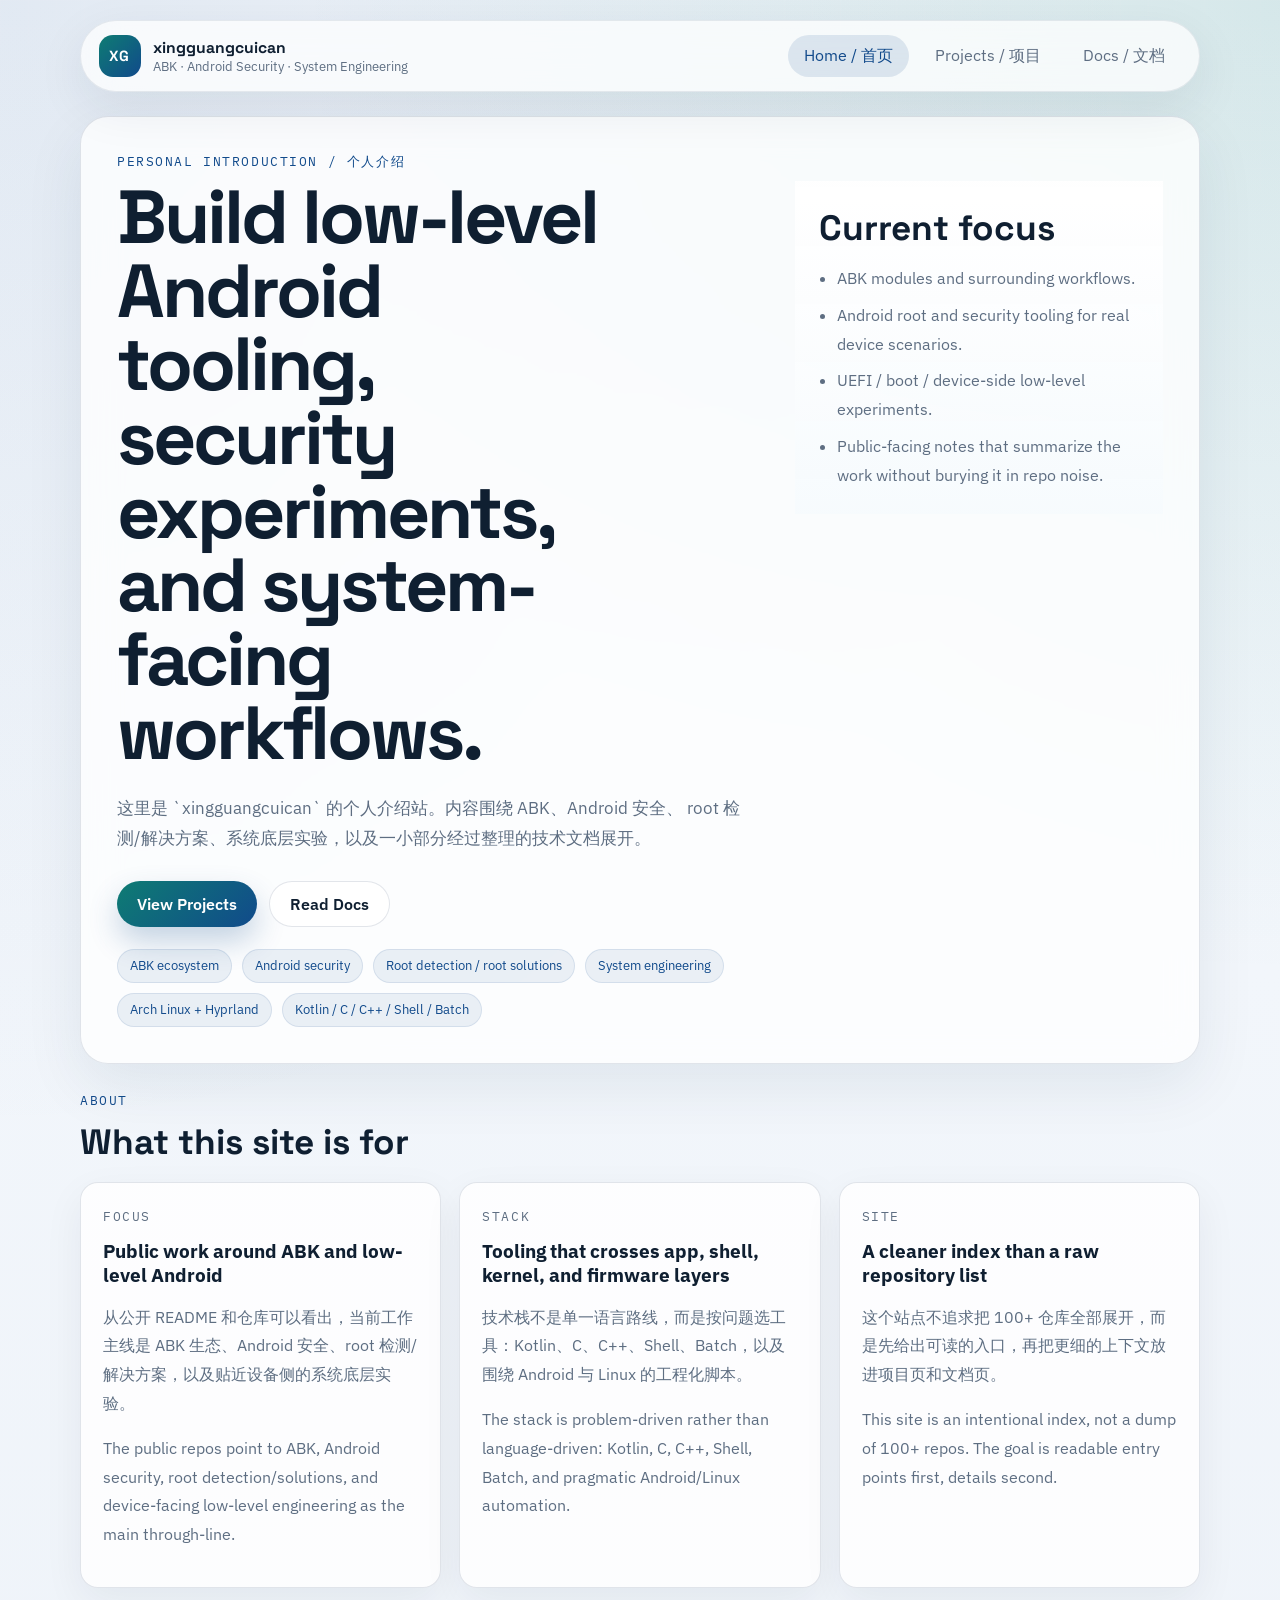
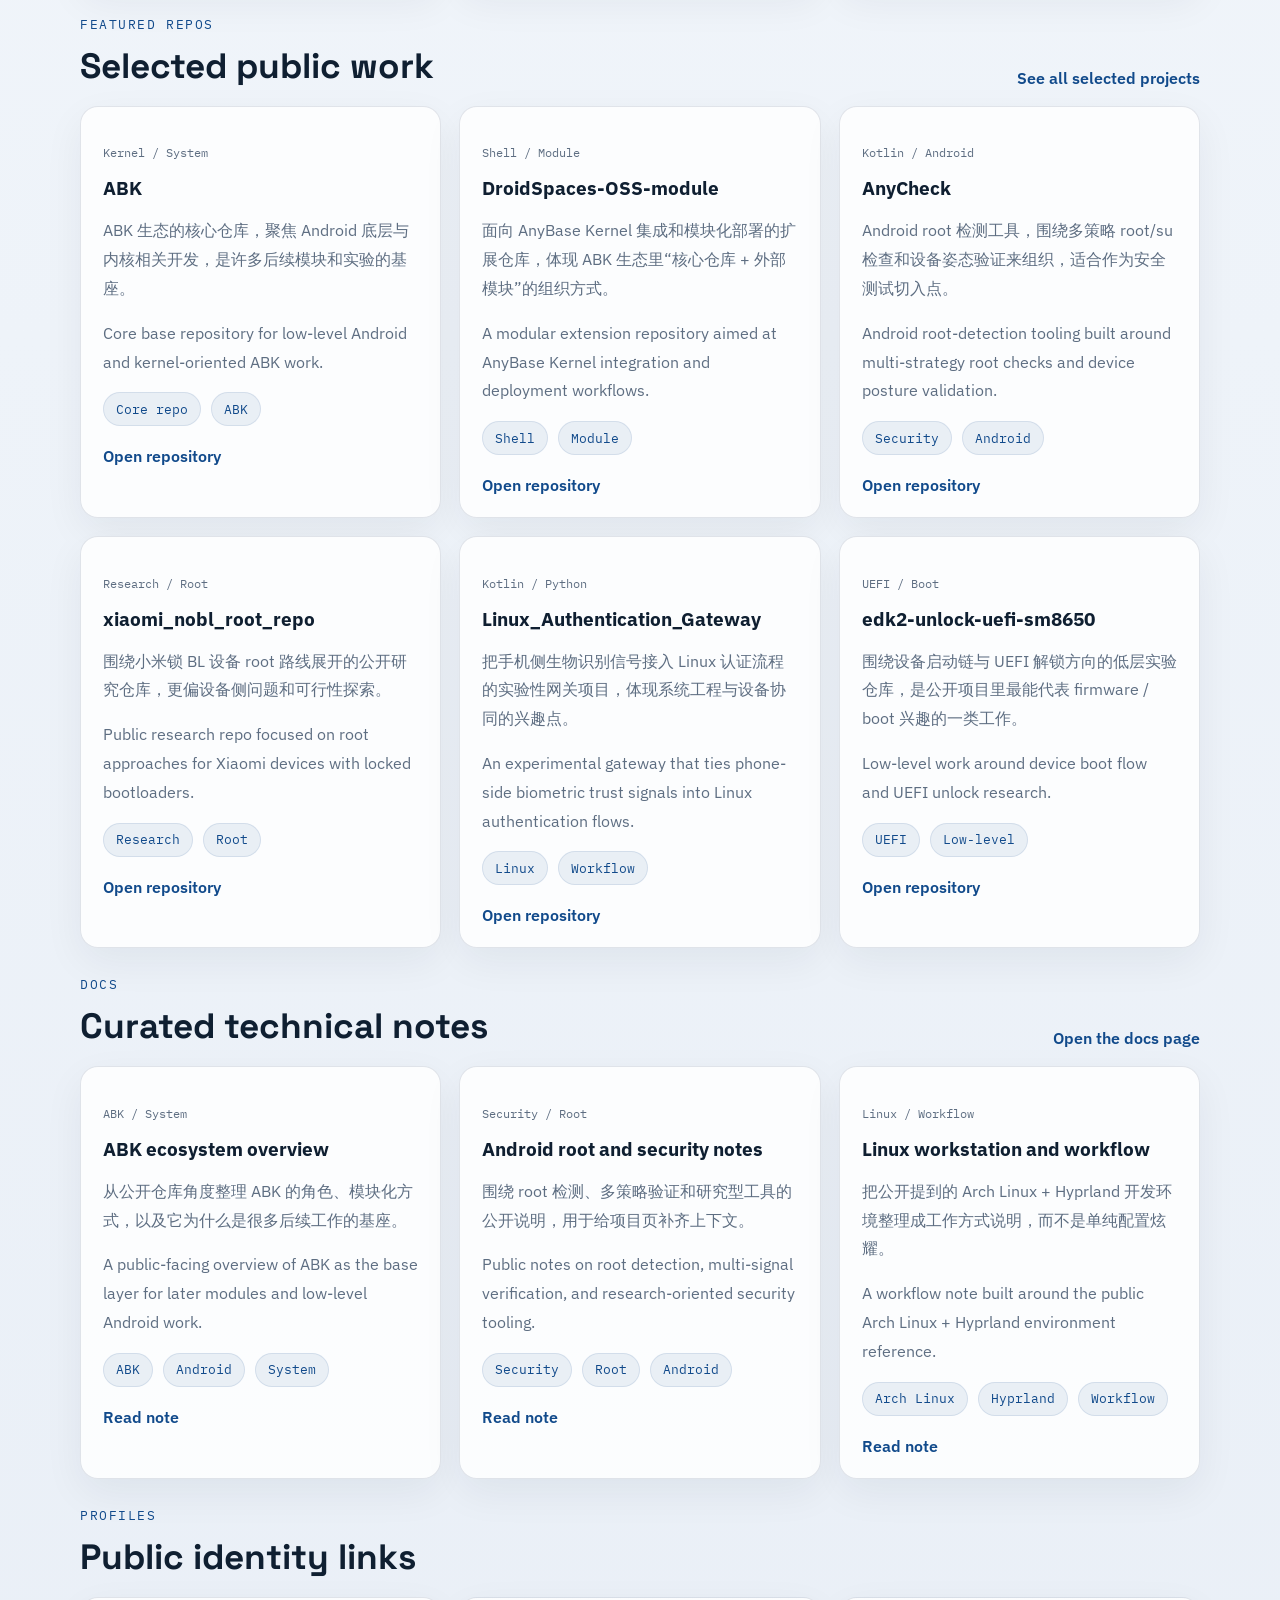
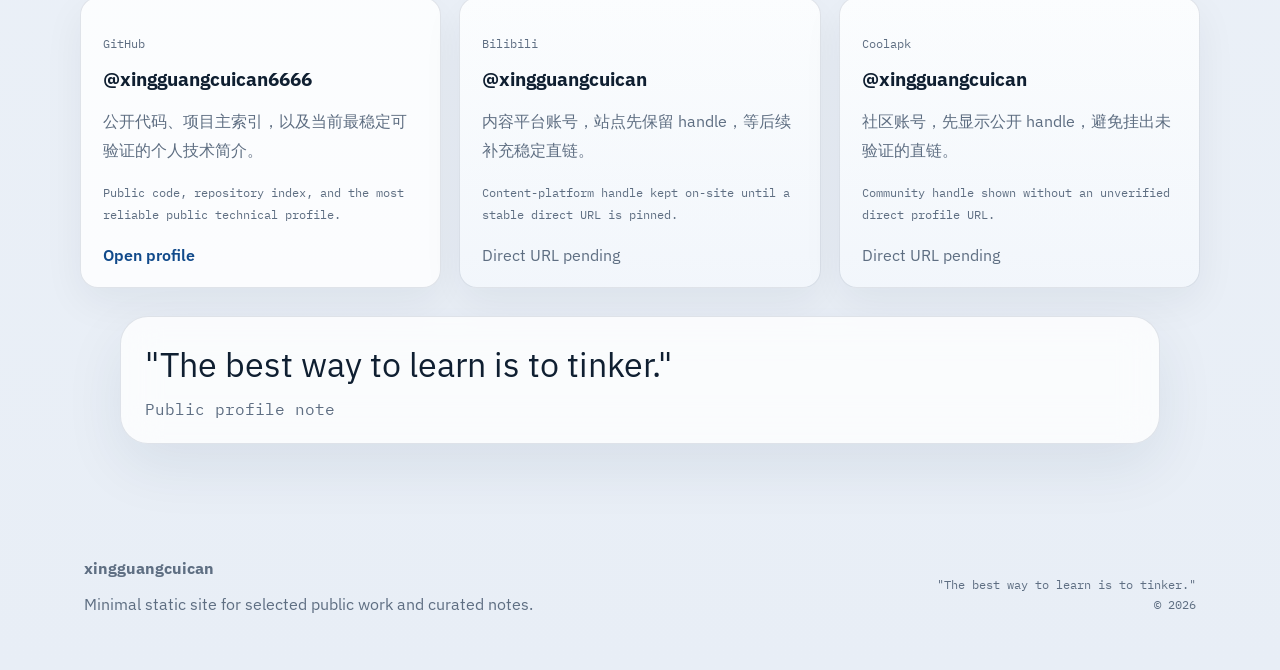
<file: index.html>
<!DOCTYPE html>
<html lang="zh-CN" data-root="./">
<head>
  <meta charset="UTF-8">
  <meta name="viewport" content="width=device-width, initial-scale=1.0">
  <meta name="description" content="xingguangcuican personal website featuring selected Android security, ABK, system engineering, and technical notes.">
  <title>xingguangcuican | ABK · Android Security · System Engineering</title>
  <link rel="icon" href="./assets/favicon.svg" type="image/svg+xml">
  <link rel="preconnect" href="https://fonts.googleapis.com">
  <link rel="preconnect" href="https://fonts.gstatic.com" crossorigin>
  <link href="https://fonts.googleapis.com/css2?family=IBM+Plex+Mono:wght@400;500&family=IBM+Plex+Sans:wght@400;500;600&family=Space+Grotesk:wght@500;700&display=swap" rel="stylesheet">
  <link rel="stylesheet" href="./assets/main.css">
</head>
<body data-page="home">
  <div class="site-shell">
    <header id="site-header"></header>
    <main class="page-main">
      <section class="hero panel">
        <p class="section-kicker">Personal introduction / 个人介绍</p>
        <div class="hero-layout">
          <div class="hero-copy">
            <h1>Build low-level Android tooling, security experiments, and system-facing workflows.</h1>
            <p class="lead">
              这里是 `xingguangcuican` 的个人介绍站。内容围绕 ABK、Android 安全、
              root 检测/解决方案、系统底层实验，以及一小部分经过整理的技术文档展开。
            </p>
            <div class="hero-actions">
              <a class="button primary" href="./projects/">View Projects</a>
              <a class="button secondary" href="./docs/">Read Docs</a>
            </div>
            <div class="chip-row" id="hero-tags"></div>
          </div>
          <aside class="hero-sidecard">
            <h2>Current focus</h2>
            <ul class="plain-list" id="focus-list"></ul>
          </aside>
        </div>
      </section>

      <section class="section">
        <div class="section-heading">
          <div>
            <p class="section-kicker">About</p>
            <h2>What this site is for</h2>
          </div>
        </div>
        <div class="card-grid triptych" id="about-cards"></div>
      </section>

      <section class="section">
        <div class="section-heading">
          <div>
            <p class="section-kicker">Featured repos</p>
            <h2>Selected public work</h2>
          </div>
          <a class="text-link" href="./projects/">See all selected projects</a>
        </div>
        <div class="card-grid" id="featured-projects"></div>
      </section>

      <section class="section">
        <div class="section-heading">
          <div>
            <p class="section-kicker">Docs</p>
            <h2>Curated technical notes</h2>
          </div>
          <a class="text-link" href="./docs/">Open the docs page</a>
        </div>
        <div class="card-grid compact-grid" id="docs-preview"></div>
      </section>

      <section class="section">
        <div class="section-heading">
          <div>
            <p class="section-kicker">Profiles</p>
            <h2>Public identity links</h2>
          </div>
        </div>
        <div class="card-grid compact-grid" id="profile-links"></div>
      </section>

      <section class="section">
        <blockquote class="quote-panel panel">
          <p>"The best way to learn is to tinker."</p>
          <span>Public profile note</span>
        </blockquote>
      </section>
    </main>
    <footer id="site-footer"></footer>
  </div>

  <script type="module" src="./assets/home.js"></script>
</body>
</html>
</file>
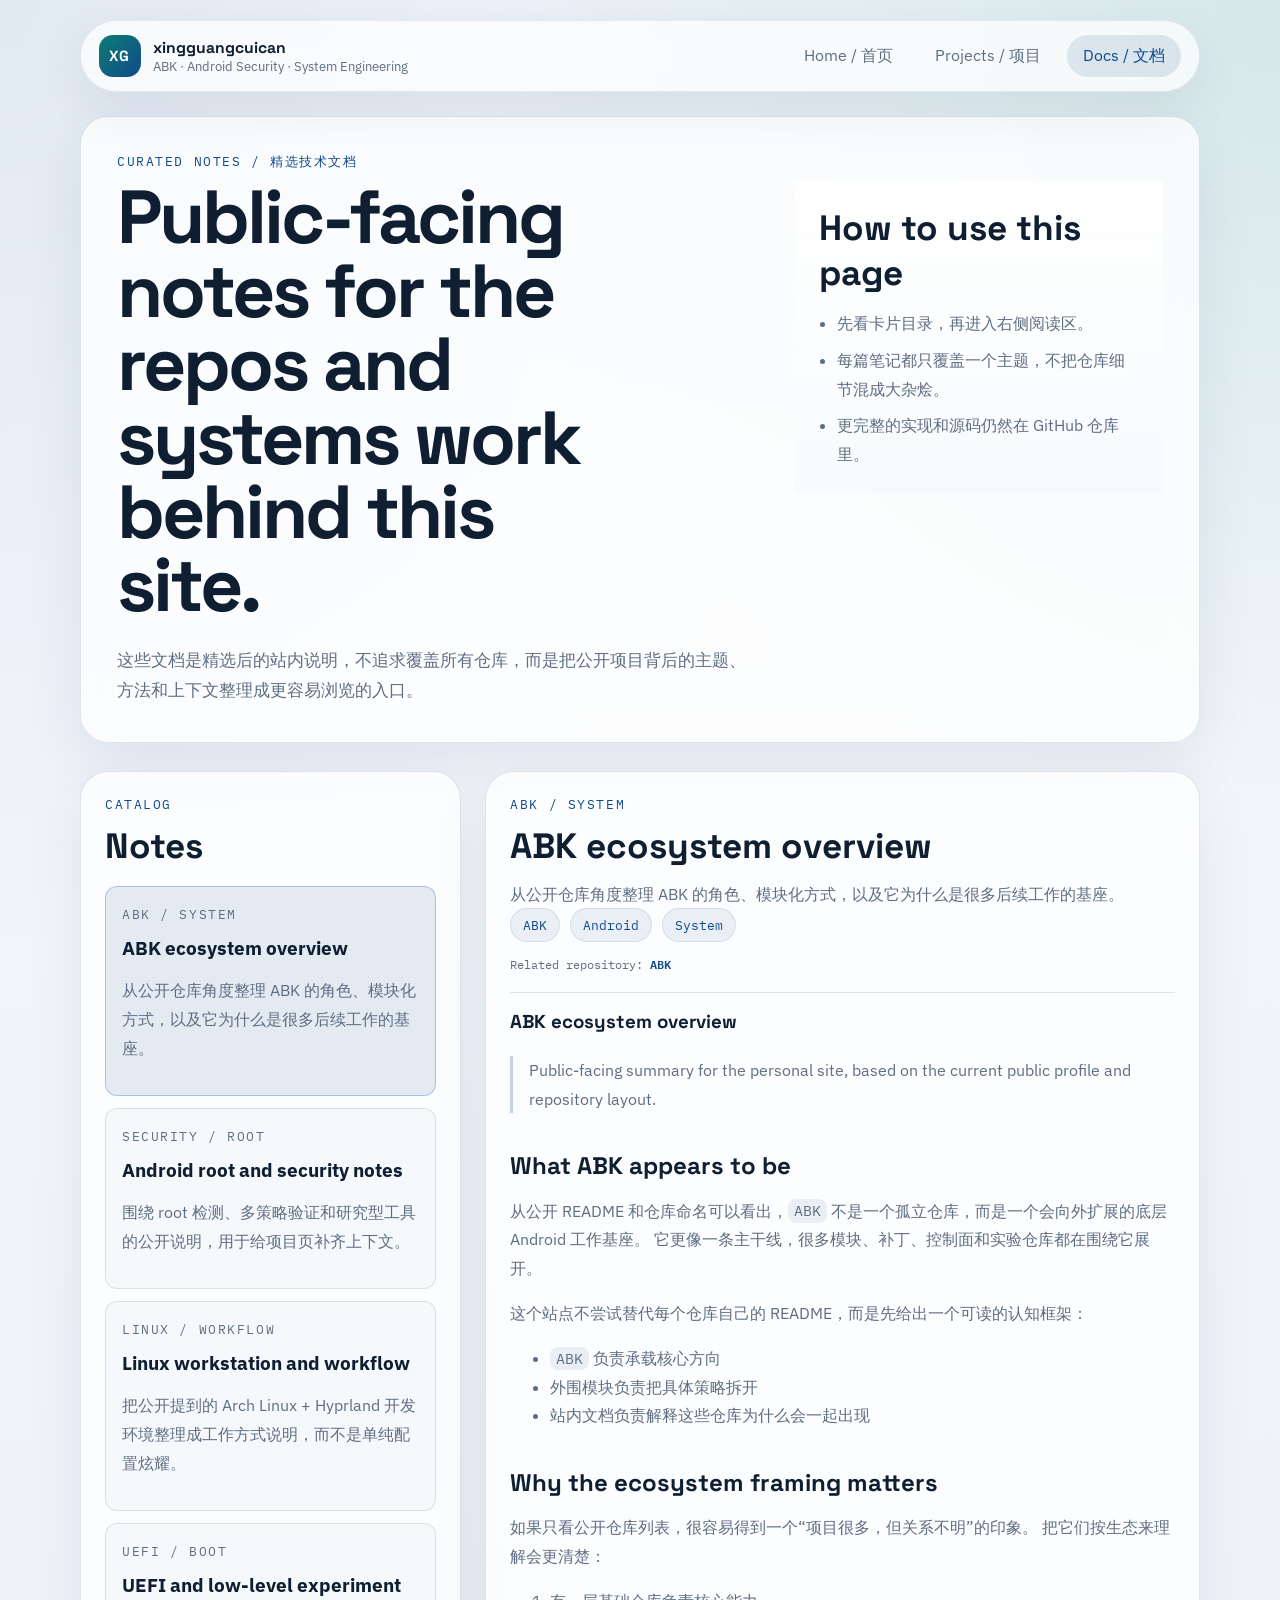
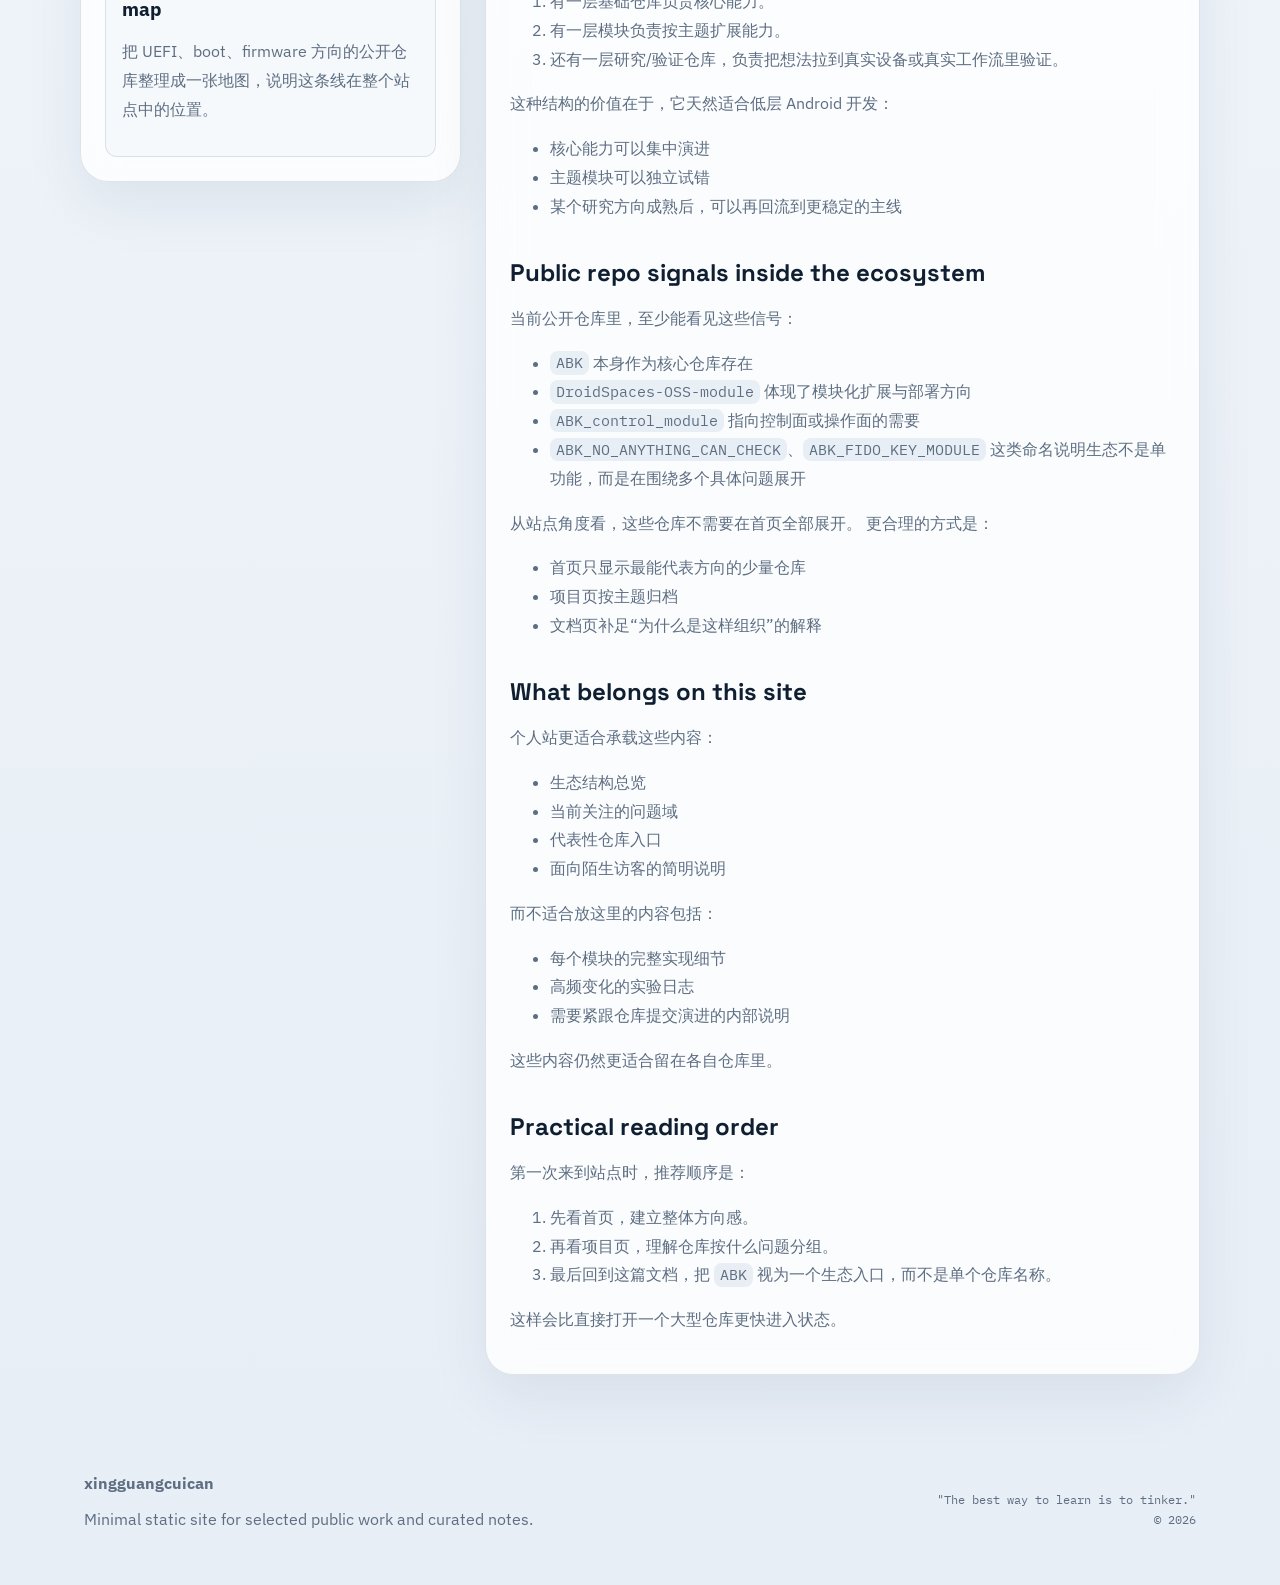
<file: docs/index.html>
<!DOCTYPE html>
<html lang="zh-CN" data-root="../">
<head>
  <meta charset="UTF-8">
  <meta name="viewport" content="width=device-width, initial-scale=1.0">
  <meta name="description" content="Curated technical notes from xingguangcuican covering ABK, Android security, Linux workflow, and low-level experiments.">
  <title>Docs | xingguangcuican</title>
  <link rel="icon" href="../assets/favicon.svg" type="image/svg+xml">
  <link rel="preconnect" href="https://fonts.googleapis.com">
  <link rel="preconnect" href="https://fonts.gstatic.com" crossorigin>
  <link href="https://fonts.googleapis.com/css2?family=IBM+Plex+Mono:wght@400;500&family=IBM+Plex+Sans:wght@400;500;600&family=Space+Grotesk:wght@500;700&display=swap" rel="stylesheet">
  <link rel="stylesheet" href="../assets/main.css">
</head>
<body data-page="docs">
  <div class="site-shell">
    <header id="site-header"></header>
    <main class="page-main">
      <section class="page-hero panel">
        <p class="section-kicker">Curated notes / 精选技术文档</p>
        <div class="page-hero-copy">
          <div>
            <h1>Public-facing notes for the repos and systems work behind this site.</h1>
            <p class="lead">
              这些文档是精选后的站内说明，不追求覆盖所有仓库，而是把公开项目背后的主题、
              方法和上下文整理成更容易浏览的入口。
            </p>
          </div>
          <div class="hero-sidecard">
            <h2>How to use this page</h2>
            <ul class="plain-list" id="docs-guide"></ul>
          </div>
        </div>
      </section>

      <section class="section docs-layout">
        <aside class="docs-sidebar panel">
          <div class="section-heading">
            <div>
              <p class="section-kicker">Catalog</p>
              <h2>Notes</h2>
            </div>
          </div>
          <div id="docs-catalog" class="docs-catalog"></div>
        </aside>

        <article class="doc-viewer panel">
          <div class="doc-header">
            <p class="section-kicker" id="doc-kicker">Loading</p>
            <h2 id="doc-title">Loading document...</h2>
            <p class="doc-summary" id="doc-summary"></p>
            <div class="chip-row" id="doc-tags"></div>
            <p class="doc-related" id="doc-related"></p>
          </div>
          <div class="markdown-body" id="doc-content">
            <p class="muted">Loading document...</p>
          </div>
        </article>
      </section>
    </main>
    <footer id="site-footer"></footer>
  </div>

  <script type="module" src="../assets/docs.js"></script>
</body>
</html>
</file>
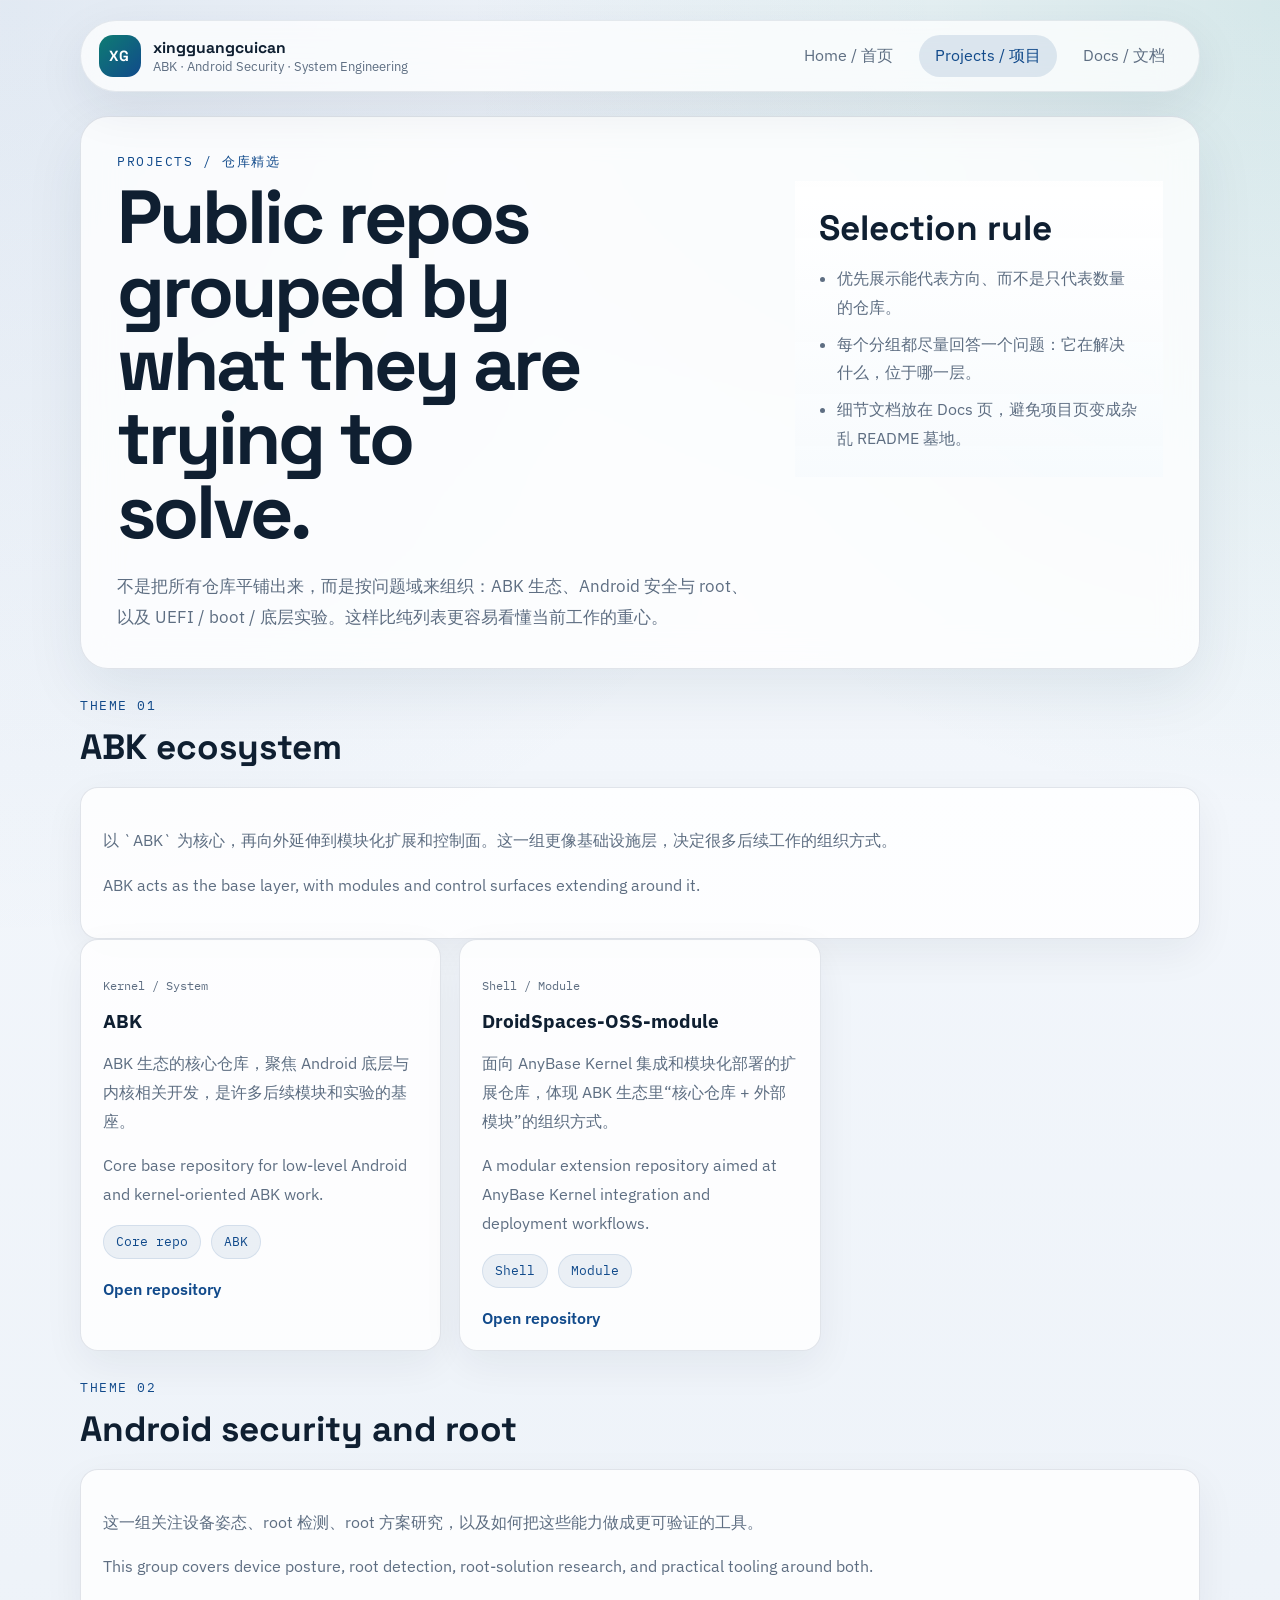
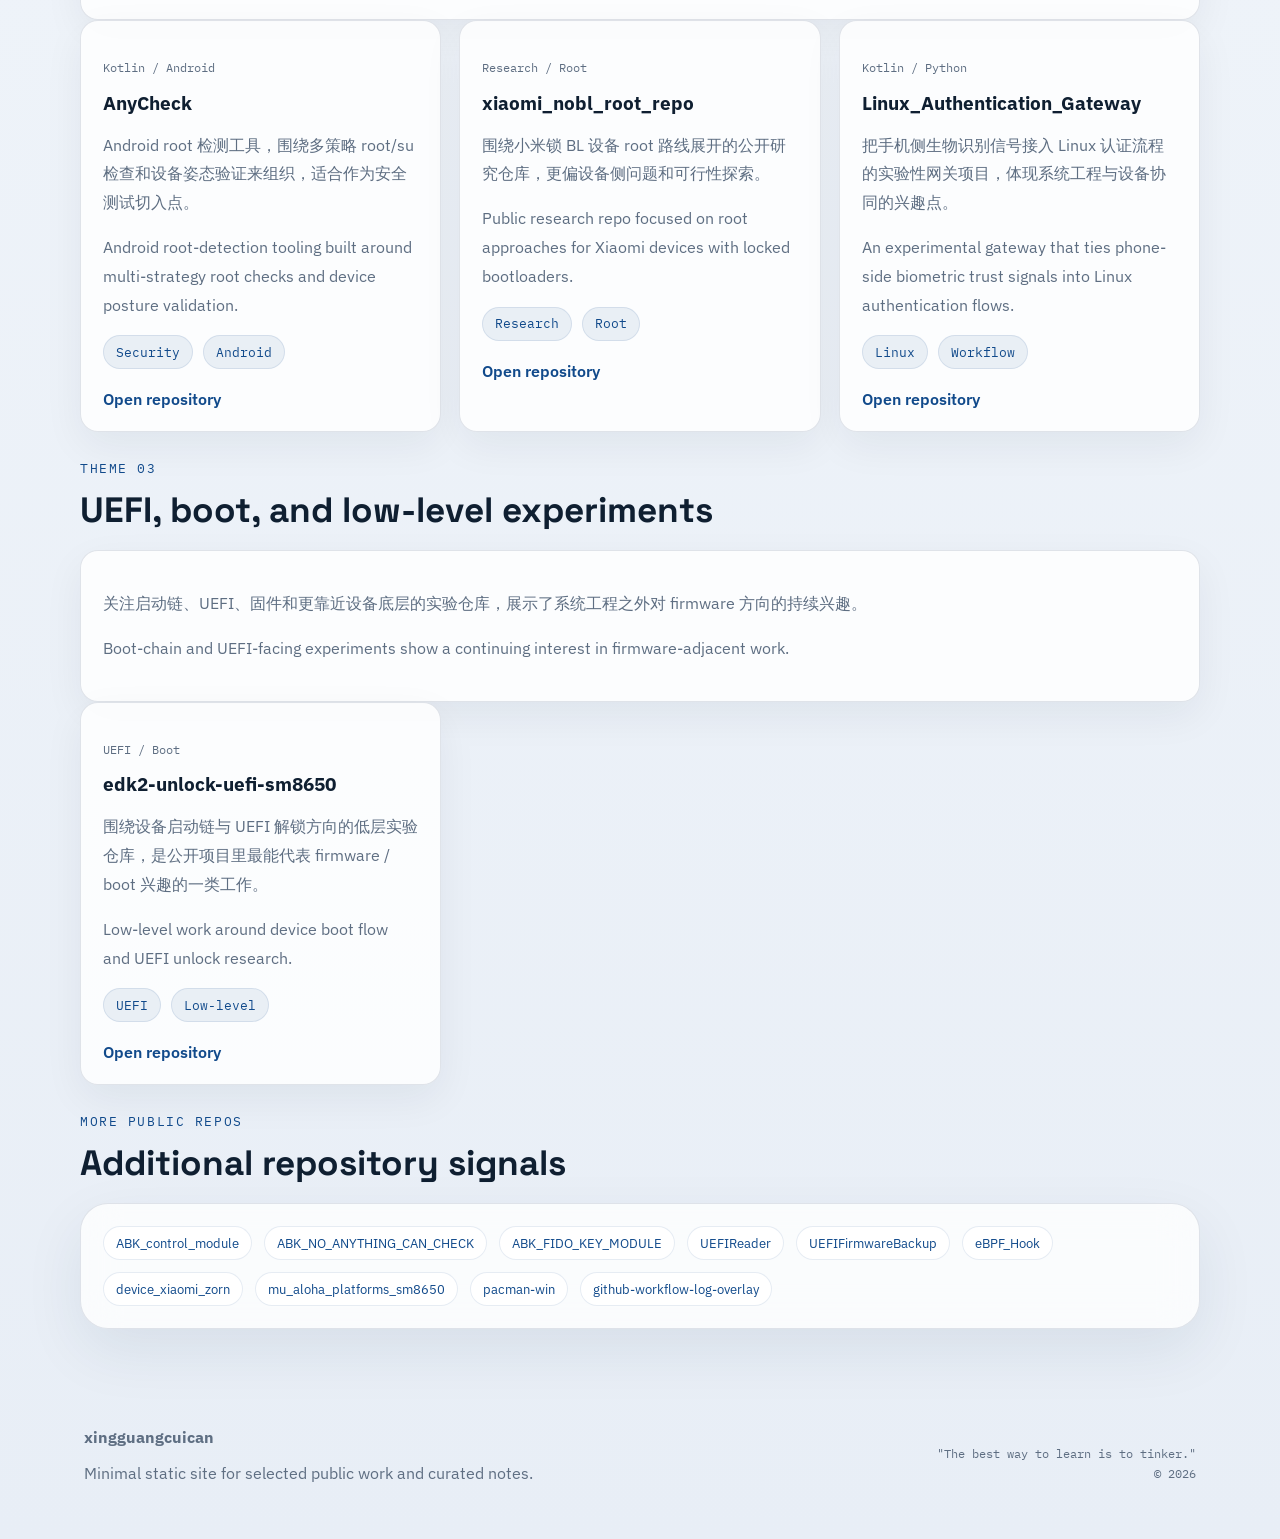
<file: projects/index.html>
<!DOCTYPE html>
<html lang="zh-CN" data-root="../">
<head>
  <meta charset="UTF-8">
  <meta name="viewport" content="width=device-width, initial-scale=1.0">
  <meta name="description" content="Selected public repositories from xingguangcuican across ABK, Android security, UEFI, and system engineering.">
  <title>Projects | xingguangcuican</title>
  <link rel="icon" href="../assets/favicon.svg" type="image/svg+xml">
  <link rel="preconnect" href="https://fonts.googleapis.com">
  <link rel="preconnect" href="https://fonts.gstatic.com" crossorigin>
  <link href="https://fonts.googleapis.com/css2?family=IBM+Plex+Mono:wght@400;500&family=IBM+Plex+Sans:wght@400;500;600&family=Space+Grotesk:wght@500;700&display=swap" rel="stylesheet">
  <link rel="stylesheet" href="../assets/main.css">
</head>
<body data-page="projects">
  <div class="site-shell">
    <header id="site-header"></header>
    <main class="page-main">
      <section class="page-hero panel">
        <p class="section-kicker">Projects / 仓库精选</p>
        <div class="page-hero-copy">
          <div>
            <h1>Public repos grouped by what they are trying to solve.</h1>
            <p class="lead">
              不是把所有仓库平铺出来，而是按问题域来组织：ABK 生态、Android 安全与 root、
              以及 UEFI / boot / 底层实验。这样比纯列表更容易看懂当前工作的重心。
            </p>
          </div>
          <div class="hero-sidecard">
            <h2>Selection rule</h2>
            <ul class="plain-list" id="project-rules"></ul>
          </div>
        </div>
      </section>

      <section class="section" id="project-groups"></section>

      <section class="section">
        <div class="section-heading">
          <div>
            <p class="section-kicker">More public repos</p>
            <h2>Additional repository signals</h2>
          </div>
        </div>
        <div class="repo-cloud panel" id="repo-cloud"></div>
      </section>
    </main>
    <footer id="site-footer"></footer>
  </div>

  <script type="module" src="../assets/projects.js"></script>
</body>
</html>
</file>
<file: assets/main.css>
:root {
  --bg: #eef3f9;
  --surface: rgba(255, 255, 255, 0.78);
  --surface-strong: #ffffff;
  --surface-soft: #f6f9fc;
  --text: #0f1f31;
  --muted: #5e6e82;
  --accent: #0e7c73;
  --accent-strong: #114a8b;
  --accent-soft: rgba(14, 124, 115, 0.12);
  --border: rgba(17, 47, 84, 0.12);
  --shadow: 0 22px 60px rgba(17, 45, 79, 0.08);
  --radius-lg: 28px;
  --radius-md: 18px;
  --radius-sm: 12px;
  --content-width: min(1120px, calc(100vw - 32px));
}

* {
  box-sizing: border-box;
}

html {
  scroll-behavior: smooth;
}

body {
  margin: 0;
  font-family: "IBM Plex Sans", "Noto Sans CJK SC", "PingFang SC", "Microsoft YaHei", sans-serif;
  color: var(--text);
  background:
    radial-gradient(circle at top left, rgba(17, 74, 139, 0.09), transparent 28%),
    radial-gradient(circle at top right, rgba(14, 124, 115, 0.14), transparent 24%),
    linear-gradient(180deg, #f6f9fd 0%, #eef3f9 50%, #e8eef6 100%);
  min-height: 100vh;
}

body::before {
  content: "";
  position: fixed;
  inset: 0;
  pointer-events: none;
  background-image:
    linear-gradient(rgba(255, 255, 255, 0.18) 1px, transparent 1px),
    linear-gradient(90deg, rgba(255, 255, 255, 0.18) 1px, transparent 1px);
  background-size: 28px 28px;
  mask-image: linear-gradient(180deg, rgba(0, 0, 0, 0.2), transparent 75%);
}

a {
  color: inherit;
}

img {
  max-width: 100%;
}

.site-shell {
  position: relative;
}

.page-main,
#site-header,
#site-footer {
  width: var(--content-width);
  margin: 0 auto;
}

.page-main {
  padding: 24px 0 72px;
}

.panel {
  background: var(--surface);
  border: 1px solid var(--border);
  border-radius: var(--radius-lg);
  box-shadow: var(--shadow);
  backdrop-filter: blur(18px);
}

.site-header {
  position: sticky;
  top: 0;
  z-index: 40;
  padding-top: 20px;
}

.site-header-inner {
  display: flex;
  align-items: center;
  justify-content: space-between;
  gap: 20px;
  padding: 14px 18px;
  background: rgba(255, 255, 255, 0.72);
  border: 1px solid rgba(17, 47, 84, 0.09);
  border-radius: 999px;
  backdrop-filter: blur(18px);
  box-shadow: 0 16px 50px rgba(16, 35, 58, 0.08);
}

.brand {
  display: inline-flex;
  align-items: center;
  gap: 12px;
  text-decoration: none;
  min-width: 0;
}

.brand-mark {
  display: inline-grid;
  place-items: center;
  width: 42px;
  height: 42px;
  border-radius: 14px;
  background: linear-gradient(135deg, var(--accent) 0%, var(--accent-strong) 100%);
  color: #fff;
  font-family: "Space Grotesk", sans-serif;
  font-size: 0.92rem;
  font-weight: 700;
  letter-spacing: 0.08em;
  text-transform: uppercase;
}

.brand-copy {
  min-width: 0;
}

.brand-copy strong,
.hero-copy h1,
.section-heading h2,
.page-hero-copy h1,
.hero-sidecard h2,
.doc-header h2,
.not-found-panel h1 {
  font-family: "Space Grotesk", "IBM Plex Sans", sans-serif;
}

.brand-copy strong {
  display: block;
  font-size: 0.98rem;
}

.brand-copy span {
  display: block;
  color: var(--muted);
  font-size: 0.82rem;
}

.nav {
  display: flex;
  flex-wrap: wrap;
  gap: 10px;
}

.nav-link {
  display: inline-flex;
  align-items: center;
  justify-content: center;
  padding: 10px 16px;
  border-radius: 999px;
  text-decoration: none;
  color: var(--muted);
  transition: background-color 180ms ease, color 180ms ease, transform 180ms ease;
}

.nav-link:hover,
.nav-link:focus-visible {
  color: var(--text);
  background: rgba(17, 74, 139, 0.07);
  transform: translateY(-1px);
}

.nav-link.is-active {
  color: var(--accent-strong);
  background: rgba(17, 74, 139, 0.12);
}

.hero,
.page-hero {
  padding: 36px;
}

.hero-layout,
.page-hero-copy,
.docs-layout {
  display: grid;
  gap: 24px;
}

.hero-layout,
.page-hero-copy {
  grid-template-columns: minmax(0, 1.6fr) minmax(280px, 0.9fr);
  align-items: start;
}

.hero-copy h1,
.page-hero-copy h1 {
  margin: 0;
  font-size: clamp(2.3rem, 6vw, 4.7rem);
  line-height: 0.98;
  letter-spacing: -0.04em;
  max-width: 10ch;
}

.lead {
  max-width: 64ch;
  margin: 22px 0 0;
  color: var(--muted);
  font-size: 1.05rem;
  line-height: 1.8;
}

.hero-actions {
  display: flex;
  flex-wrap: wrap;
  gap: 12px;
  margin-top: 28px;
}

.button,
.text-link {
  transition: transform 180ms ease, box-shadow 180ms ease, background-color 180ms ease;
}

.button {
  display: inline-flex;
  align-items: center;
  justify-content: center;
  min-height: 46px;
  padding: 0 20px;
  border-radius: 999px;
  text-decoration: none;
  font-weight: 600;
}

.button:hover,
.button:focus-visible,
.text-link:hover,
.text-link:focus-visible {
  transform: translateY(-1px);
}

.button.primary {
  background: linear-gradient(135deg, var(--accent) 0%, var(--accent-strong) 100%);
  color: #fff;
  box-shadow: 0 14px 30px rgba(17, 74, 139, 0.24);
}

.button.secondary {
  background: rgba(255, 255, 255, 0.84);
  color: var(--text);
  border: 1px solid var(--border);
}

.section {
  margin-top: 28px;
}

.section-heading {
  display: flex;
  align-items: end;
  justify-content: space-between;
  gap: 12px;
  margin-bottom: 18px;
}

.section-kicker,
.meta-line,
.card .category,
.doc-pill,
.profile-note,
.footer-meta,
.doc-related,
.quote-panel span {
  font-family: "IBM Plex Mono", monospace;
}

.section-kicker,
.meta-line {
  margin: 0 0 10px;
  color: var(--accent-strong);
  font-size: 0.82rem;
  letter-spacing: 0.12em;
  text-transform: uppercase;
}

.section-heading h2,
.hero-sidecard h2,
.doc-header h2,
.not-found-panel h1 {
  margin: 0;
  font-size: clamp(1.6rem, 3vw, 2.2rem);
}

.hero-sidecard,
.quote-panel,
.docs-sidebar,
.doc-viewer,
.not-found-panel {
  padding: 24px;
}

.hero-sidecard {
  background: linear-gradient(180deg, rgba(255, 255, 255, 0.92), rgba(246, 250, 253, 0.82));
}

.chip-row,
.repo-cloud {
  display: flex;
  flex-wrap: wrap;
  gap: 10px;
}

.chip,
.repo-chip,
.doc-pill {
  display: inline-flex;
  align-items: center;
  min-height: 34px;
  padding: 0 12px;
  border-radius: 999px;
  font-size: 0.82rem;
  color: var(--accent-strong);
  background: rgba(17, 74, 139, 0.08);
  border: 1px solid rgba(17, 74, 139, 0.1);
}

.hero .chip-row {
  margin-top: 22px;
}

.plain-list {
  margin: 14px 0 0;
  padding-left: 18px;
  color: var(--muted);
  line-height: 1.8;
}

.plain-list li + li {
  margin-top: 8px;
}

.card-grid {
  display: grid;
  grid-template-columns: repeat(12, minmax(0, 1fr));
  gap: 18px;
}

.triptych > .card,
.compact-grid > .card,
.project-theme,
.card {
  grid-column: span 4;
}

.compact-grid > .card {
  grid-column: span 4;
}

.card,
.project-theme {
  padding: 22px;
  background: rgba(255, 255, 255, 0.82);
  border: 1px solid var(--border);
  border-radius: var(--radius-md);
  box-shadow: 0 14px 40px rgba(16, 35, 58, 0.06);
}

.card h3,
.project-theme h3,
.docs-entry h3 {
  margin: 10px 0 8px;
  font-size: 1.18rem;
}

.card p,
.project-theme p,
.docs-entry p,
.doc-summary,
.markdown-body p,
.markdown-body li {
  color: var(--muted);
  line-height: 1.8;
}

.card-footer,
.profile-actions {
  display: flex;
  flex-wrap: wrap;
  gap: 10px;
  margin-top: 20px;
}

.text-link {
  color: var(--accent-strong);
  text-decoration: none;
  font-weight: 600;
}

.card .category,
.profile-note,
.doc-related {
  color: var(--muted);
  font-size: 0.78rem;
}

.docs-layout {
  grid-template-columns: minmax(280px, 0.8fr) minmax(0, 1.5fr);
  align-items: start;
}

.docs-sidebar,
.doc-viewer {
  min-height: 560px;
}

.docs-catalog {
  display: grid;
  gap: 12px;
}

.docs-entry {
  display: block;
  padding: 16px;
  border-radius: var(--radius-sm);
  border: 1px solid var(--border);
  text-decoration: none;
  background: var(--surface-soft);
  transition: border-color 180ms ease, transform 180ms ease, background-color 180ms ease;
}

.docs-entry:hover,
.docs-entry:focus-visible {
  transform: translateY(-1px);
  border-color: rgba(17, 74, 139, 0.24);
}

.docs-entry.is-active {
  background: rgba(17, 74, 139, 0.1);
  border-color: rgba(17, 74, 139, 0.25);
}

.doc-header {
  border-bottom: 1px solid var(--border);
  padding-bottom: 18px;
  margin-bottom: 18px;
}

.doc-summary,
.doc-related {
  margin: 12px 0 0;
}

.markdown-body {
  color: var(--text);
}

.markdown-body > :first-child {
  margin-top: 0;
}

.markdown-body h1,
.markdown-body h2,
.markdown-body h3 {
  margin-top: 1.6em;
  margin-bottom: 0.55em;
  font-family: "Space Grotesk", "IBM Plex Sans", sans-serif;
  line-height: 1.2;
}

.markdown-body code {
  padding: 0.15em 0.4em;
  border-radius: 8px;
  background: rgba(17, 74, 139, 0.08);
  font-family: "IBM Plex Mono", monospace;
  font-size: 0.92em;
}

.markdown-body pre {
  overflow-x: auto;
  padding: 18px;
  border-radius: var(--radius-sm);
  background: #10243a;
  color: #eff7ff;
}

.markdown-body pre code {
  background: transparent;
  padding: 0;
  color: inherit;
}

.markdown-body blockquote {
  margin: 22px 0;
  padding-left: 16px;
  border-left: 3px solid rgba(17, 74, 139, 0.24);
}

.quote-panel p {
  margin: 0;
  font-size: clamp(1.4rem, 2.7vw, 2.1rem);
  line-height: 1.4;
}

.quote-panel span {
  display: inline-block;
  margin-top: 10px;
  color: var(--muted);
}

.repo-cloud {
  gap: 12px;
}

.repo-cloud.panel {
  padding: 22px;
}

.repo-chip {
  text-decoration: none;
  background: rgba(255, 255, 255, 0.86);
}

.repo-chip:hover,
.repo-chip:focus-visible {
  background: rgba(17, 74, 139, 0.1);
}

.profile-card.is-textonly {
  background: linear-gradient(180deg, rgba(255, 255, 255, 0.82), rgba(244, 248, 252, 0.82));
}

.footer {
  padding: 8px 0 40px;
}

.footer-inner {
  display: flex;
  align-items: center;
  justify-content: space-between;
  gap: 16px;
  padding: 18px 4px 0;
  color: var(--muted);
}

.footer-meta {
  display: flex;
  flex-direction: column;
  gap: 4px;
  align-items: flex-end;
  font-size: 0.78rem;
}

.muted {
  color: var(--muted);
}

.project-group + .project-group {
  margin-top: 28px;
}

.not-found-panel {
  text-align: center;
  padding: 48px 28px;
}

.not-found-panel .hero-actions {
  justify-content: center;
}

:focus-visible {
  outline: 2px solid rgba(17, 74, 139, 0.36);
  outline-offset: 3px;
}

@media (max-width: 1024px) {
  .triptych > .card,
  .compact-grid > .card,
  .project-theme,
  .card {
    grid-column: span 6;
  }

  .docs-layout,
  .hero-layout,
  .page-hero-copy {
    grid-template-columns: 1fr;
  }
}

@media (max-width: 720px) {
  .page-main,
  #site-header,
  #site-footer {
    width: min(100vw - 20px, 1120px);
  }

  .site-header-inner,
  .hero,
  .page-hero,
  .hero-sidecard,
  .docs-sidebar,
  .doc-viewer,
  .quote-panel,
  .card,
  .project-theme {
    padding: 18px;
  }

  .site-header-inner,
  .footer-inner,
  .section-heading {
    flex-direction: column;
    align-items: flex-start;
  }

  .footer-meta {
    align-items: flex-start;
  }

  .nav {
    width: 100%;
  }

  .nav-link {
    flex: 1 1 auto;
  }

  .hero-copy h1,
  .page-hero-copy h1 {
    max-width: none;
  }

  .triptych > .card,
  .compact-grid > .card,
  .project-theme,
  .card {
    grid-column: span 12;
  }

  .button {
    width: 100%;
  }
}
</file>
